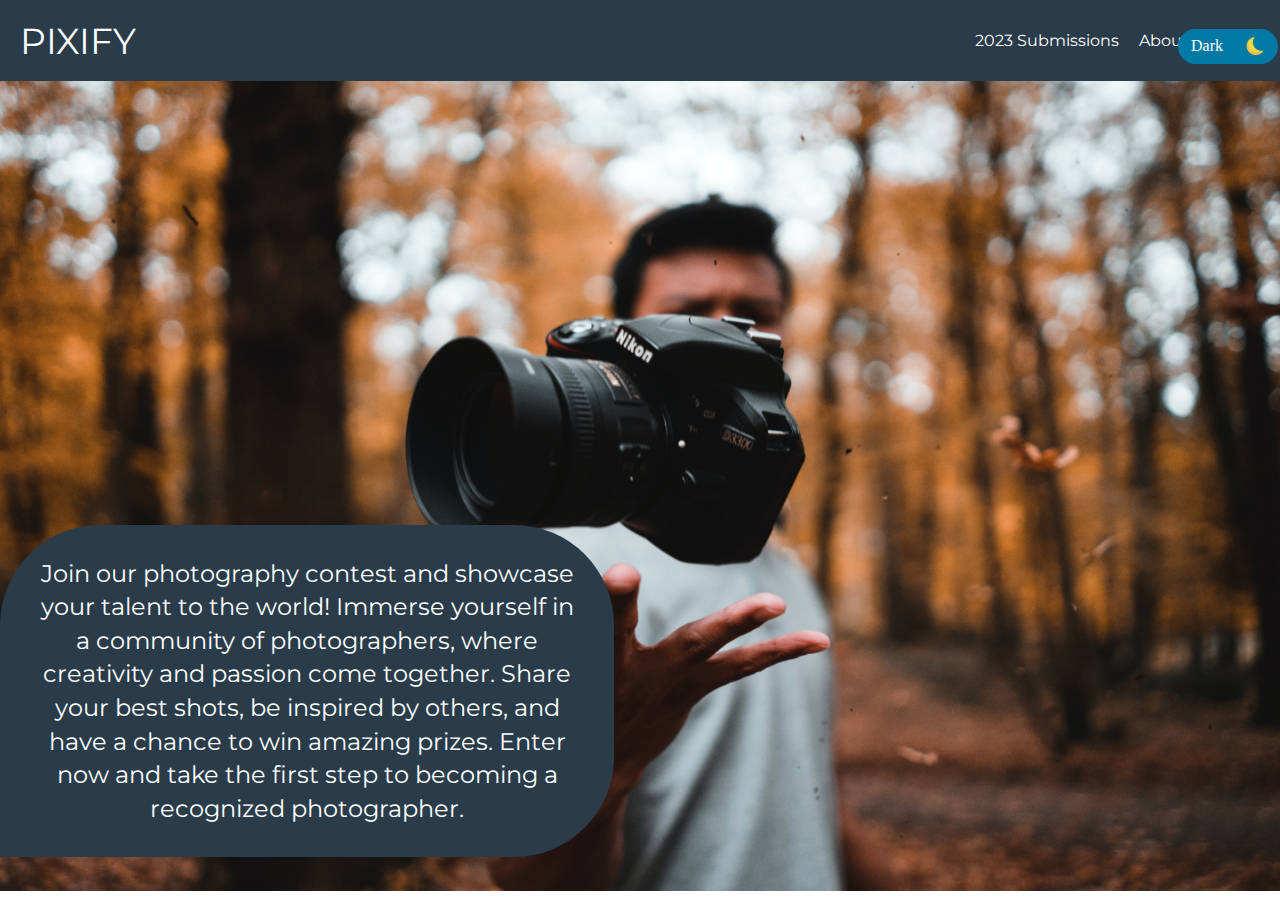
<file: index.html>
<!DOCTYPE html>
<html lang="en">
<head>
    <meta charset="UTF-8">
    <meta http-equiv="X-UA-Compatible" content="IE=edge">
    <meta name="viewport" content="width=device-width, initial-scale=1.0">
    <link rel="preconnect" href="https://fonts.googleapis.com">
    <link rel="preconnect" href="https://fonts.gstatic.com" crossorigin>
    <link href="https://fonts.googleapis.com/css2?family=Montserrat:wght@300&display=swap" rel="stylesheet">
    <link rel="stylesheet" href="./CSS/style.css">
    <script src="./Scripts/script.js" type="module"></script>
    <title>Pixify</title>
</head>
<body>
    <header>
        <div id="icon-container">
            <p id="menu-icon" >&#x2630;</p>
            <a href="index.html" id="logo-text">PIXIFY</a>
        </div>
        <div class="right-header-btns">
            <a href="submission-page.html">2023 Submissions</a>
            <a href="about-us.html">About</a>
        </div>
        <div class="toggle-btn" id="btn">
            <span id="btnText">Dark</span>
            <img src="/assets/moon.png" id="btnIcon" alt="Image of a moon for the dark theme">
        </div>
    </header>
    <main>
        <div class="home-page">
            <img src="assets/camera.png" alt="Image of a photographer holding a camera in his hand">
                <div class="paragraph-container">
                    <p>Join our photography contest and showcase your talent to the world! Immerse yourself in a community of photographers, where creativity and passion come together. Share your best shots, be inspired by others, and have a chance to win amazing prizes. Enter now and take the first step to becoming a recognized photographer.</p>
                </div>
        </div>
    </main>
</body>
</html>
</file>
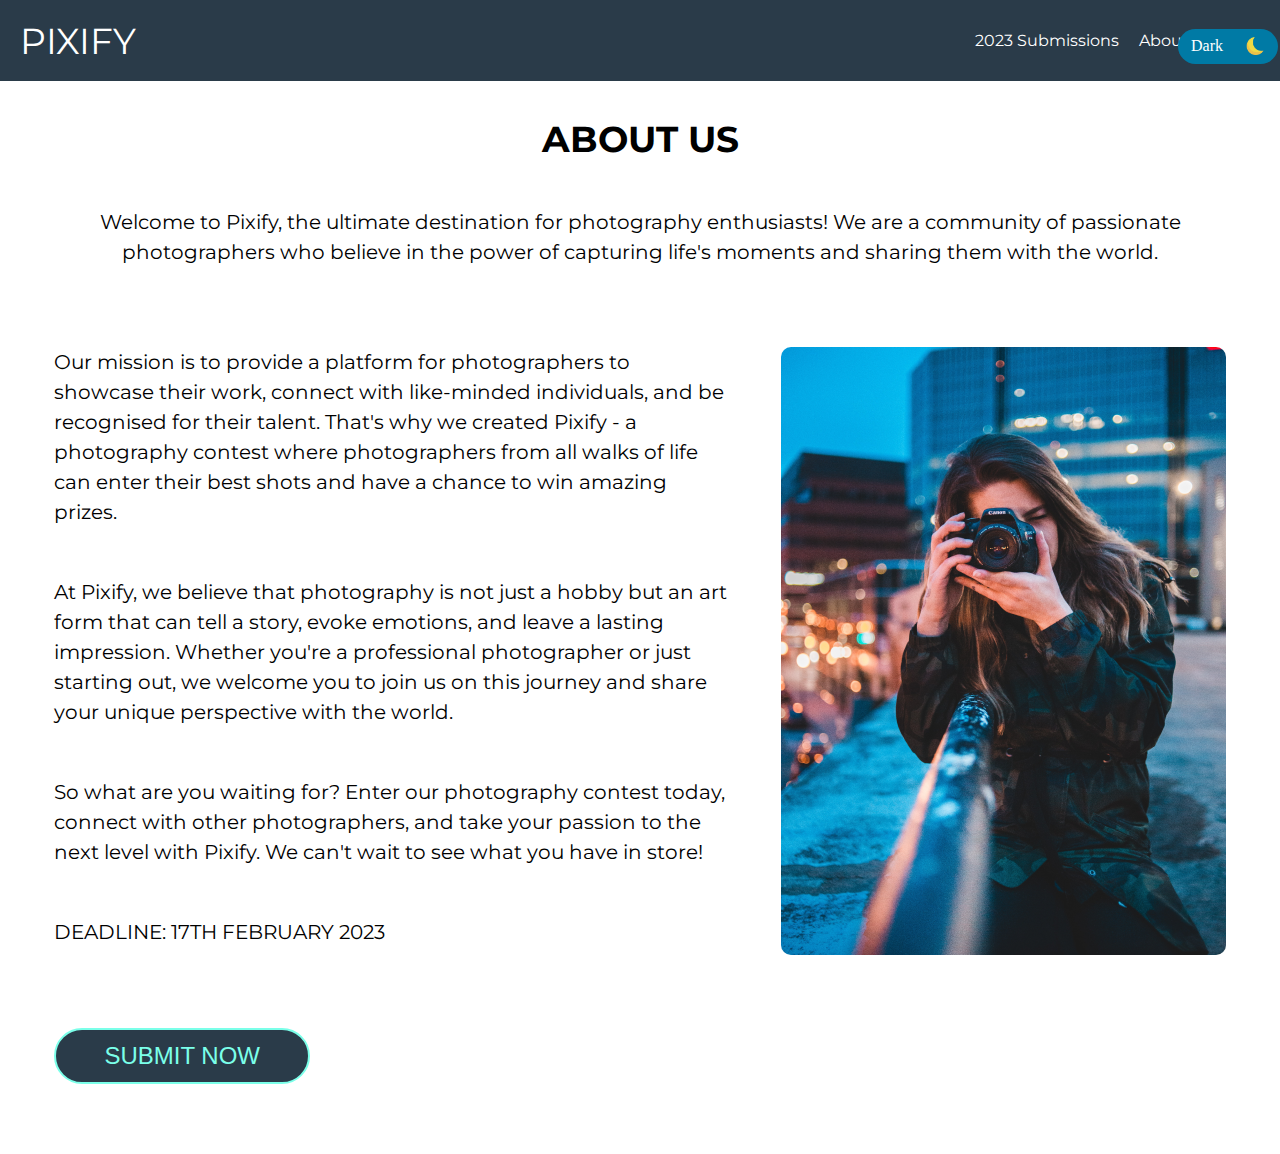
<file: about-us.html>
<!DOCTYPE html>
<html lang="en">
<head>
    <meta charset="UTF-8">
    <meta http-equiv="X-UA-Compatible" content="IE=edge">
    <meta name="viewport" content="width=device-width, initial-scale=1.0">
    <link rel="preconnect" href="https://fonts.googleapis.com">
    <link rel="preconnect" href="https://fonts.gstatic.com" crossorigin>
    <link href="https://fonts.googleapis.com/css2?family=Montserrat:wght@300&display=swap" rel="stylesheet">
    <link rel="stylesheet" href="./CSS/style.css">
    <script src="./Scripts/script.js" type="module"></script>
    <title>Pixify</title>
</head>
<body>
    <header>
        <div id="icon-container">
            <p id="menu-icon" >&#x2630;</p>
            <a href="index.html" id="logo-text">PIXIFY</a>
        </div>
        <div class="right-header-btns">
            <a href="submission-page.html">2023 Submissions</a>
            <a href="about-us.html">About</a>
        </div>
        <div class="toggle-btn" id="btn">
            <span id="btnText">Dark</span>
            <img src="/assets/moon.png" id="btnIcon" alt="Image of a moon for the dark theme">
        </div>
    </header>
    <main>
        <div class="main-page">
            <h1>ABOUT US</h1>
            <p id="welcome-text">Welcome to Pixify, the ultimate destination for photography enthusiasts! We are a community of passionate photographers who believe in the power of capturing life's moments and sharing them with the world.</p>
            <div class="text-image-container">
                <div class="left-side-text">
                    <p>Our mission is to provide a platform for photographers to showcase their work, connect with like-minded individuals, and be recognised for their talent. That's why we created Pixify - a photography contest where photographers from all walks of life can enter their best shots and have a chance to win amazing prizes.</p>
                    <p>At Pixify, we believe that photography is not just a hobby but an art form that can tell a story, evoke emotions, and leave a lasting impression. Whether you're a professional photographer or just starting out, we welcome you to join us on this journey and share your unique perspective with the world.</p>
                    <p>So what are you waiting for? Enter our photography contest today, connect with other photographers, and take your passion to the next level with Pixify. We can't wait to see what you have in store!</p>
                    <p id="deadline-text">DEADLINE: 17TH FEBRUARY 2023</p>
                    <button id="submit-button2">SUBMIT NOW</button>
                </div>
                <div>
                    <img src="/assets/photographer.png" alt="Image of a photographer taking a picture">
                </div>
            </div>
        </div> 
    </main>
</body>
</html>
</file>
<file: CSS/style.css>
/* DEFAULT STYLING */
* {
    margin: 0;
    padding: 0;
    box-sizing: border-box;
}

h1, h2, h3, p, a {
    font-family: 'Montserrat', sans-serif;
}

a {
    color: #FFFFFF;
    text-decoration: none;
}

body{
    transition: background 1s ease-in-out, color 1s ease-in-out;
    overflow-x: hidden;
    min-height: 100vh;
}

/* HAMBURGER MENU */

#menu-icon{
    display: none;
}

/* DARK/LIGHT MODE SWITCH */

.toggle-btn{
    display: flex;
    align-items: center;
    justify-content: space-evenly;
    background-color: #007aa5;
    color: white;
    width: 100px;
    height: 35px;
    border-radius: 20px;
    cursor: pointer;
    position: absolute;
    top: 3.2%;
    left: 92%;
}

.toggle-btn img{
    width: 18px;
    margin-left: 0.6em;
}

.dark-theme{
    background-color: #2A3B49;
    color: #fff;
}

/* THE HEADER */

header {
    display: flex;
    justify-content: space-between;
    align-items: center;
    padding: 0 1.25em;
    background-color: #2A3B49;
    height: 81px;
}

#logo-text {
    color: #fff;
    font-size: 2.25rem;
    
}

.right-header-btns {
    display: flex;
    align-items: center;
    width: 25%;
    gap: 25px;
}

/* Home Page */

.home-page {
    position: relative;
}

.home-page img {
    width: 100%;
    max-height: 90vh;
    overflow: hidden;
}

.paragraph-container {
    position: absolute;
    background: #2A3B49;
    border-radius: 100px 100px 100px 0;
    padding: 2em;
    width: 48%;
    top: 58%;
}

.paragraph-container p {
    font-size: 1.5rem;
    line-height: 1.4em;
    text-align: center;
    color: white;
}

/* SUBMISSIONS PAGE - IMAGES */


/* MAIN CONTENT */

.current-image{
    display: flex;
    flex-direction: column;
    align-items: center;
}

.current-image-name {
    margin: .5em 0;
    text-align: center;
    font-size: 2.25rem;
    font-weight: lighter;
}

.current-image-info h1{
    font-size: 2.25rem;
    line-height: 2.75em;
   
}

.current-image-info{
    padding: 0 0 1em 0;
    text-align: center;
}

.current-image img {
    border-radius: 4px;
    width: 1120px;
    height: 582px;
    box-shadow: 0 2px 5px -3px rgba(0,0,0,0.5);
}

#images-number{
    font-size: 1.4rem;
    margin-top: 1em;
}

/* PREVIOUS/NEXT BUTTONS */

.sliderImages {
    text-align: center;
    margin: 0 1.9em 5.6em 0;
}

#prv-btn, #next-btn {
    cursor: pointer;
    font-size: 1rem;
    line-height: 1.5em;
    background-color: #2A3B49;
    color: #7BFFE9;
    padding: 0.3em 1.25em;
    border-radius: 12px;
    border: 1px solid grey;
    margin: 0 1.25em;
}


.main-container {
    display: flex;
    justify-content: space-between;
    margin: 3em 0;
}

.submissions {
    width: 70%;
}

.submissions h1 {
    text-align: center;
    margin-bottom: 1em;
    font-weight: bold;
}

#cards-container{
    display: grid;
    grid-template-columns: repeat(2, 1fr);
    gap: 40px;
    padding: 0 1.25em;
}

.cards-image {
    border-radius: 8px;
    width: 500px;
    height: 300px;
}

.cards-info{
    display: flex;
    justify-content: space-between;
    padding: 0.3em;
    color:white;
    background-color: rgb(53, 50, 50);
}

#see-more-btn {
    background-color: transparent;
    border: none;
    cursor: pointer;
    float: right;
    font-size: 1rem;
    color: black;
}

body.dark-theme #see-more-btn {
    color: white;
  }

/* SUBMISSIONS PAGE - FORM  */

form{
    display: flex;
    flex-direction: column;
    align-items: center;
    background: #2A3B49;
    border-radius: 8px;
    padding: 1em;
    width: 28%;
    height: 80%;
    margin: 4.4em 2em 0 2em;
    color: white;
}

form input{
    border-radius: 8px;
    border: 1px solid gray;
    padding: 0.5em 1em;
    width: 100%;
}

.input-container {
    margin-top: 1.25em;
    width: 100%;
    text-align: center;
    
}

#submit-btn3{
    background-color: #7BFFE9;
    color: black;
    font-size: 1.25rem;
    padding: 0.6em 3.1em;
    border-radius: 20px;
    margin-top: 2.5em;
    cursor: pointer;
}

#submit-btn3:hover{
    background-color: #5ec8b6;
}

/* ABOUT US PAGE*/

.main-page h1 {
    text-align: center;
    font-size: 2.25rem;
    padding: 1em 0;
}

#welcome-text {
    text-align: center;
    padding: 10px 50px;
    font-size: 1.25rem;
    line-height: 1.5em;
}


.left-side-text p {
    font-size: 1.25rem;
    line-height: 1.5em;
    padding-bottom: 2.5em;
}

#submit-button2 {
    padding: .5em 2em;
    font-size: 1.5rem;
    text-align: center;
    background: #2A3B49;
    border: 2px solid #7BFFE9;
    color: #7BFFE9;
    border-radius: 50px;
    margin-top: 1.9rem;
    cursor: pointer;
}

.text-image-container {
    display: flex;
    margin: 4.4em 3.4em;
    gap: 50px;
}

.text-image-container img {
  border-radius: 10px;
}

/* SEE MORE IMAGES PAGE */

/* TABLET-LAYOUT */

@media (max-width: 768px){

    header {
        display: flex;
        flex-direction: column;
        justify-content: space-between;
        padding: 1em 1.25em;
        background-color: #2A3B49;
    }

    #logo-text {
        width: 90%;
        text-align: center;
    }

    #icon-container{
        display: flex;
    
    }

    #menu-icon {
        display: flex;
        flex-direction: row-reverse;
        font-size: 1.9rem;
        color: white;
        cursor: pointer;
        margin-bottom: 0.6em;
    } 

    .current-image img{
        width: 90%;
        height: 90%;
     }

    .main-container {
        flex-direction: column-reverse;
        margin: 0;
    }

    .submissions{
        margin-top: 2.5em;
        width: 100%;
    }

    #cards-container{
        width: 100%;
    }

    .cards-image{
        width: 345px;
        height: 250px;
    }

    form{
        width: 80%;
        align-self: center;
        margin: 2.4em 2em 0 2em;
    }

    .input-container input{
        width: 100%;
    }


    .text-image-container {
        display: flex;
        flex-direction: column-reverse;
        
    }

    .text-image-container img{
        width: 650px;
        height: 600px;
    }

    .right-header-btns{
        display: none;
    }

    #deadline-text{
        text-align: center;
    }

    #submit-button2 {
        width: 40%;
        margin: 0 8em;
        height: 60px;
    }

    .mobile-menu{
        display: flex;
        flex-direction: column;
        align-items: center;
        padding: 1.9em 1.25em;
        gap: 35px;
        width: 97%;
    }

    .paragraph-container {
        position: absolute;
        background: #2A3B49;
        border-radius: 100px 100px 100px 0px;
        padding: 1em 2em;
        width: 60%;
        top: 61%;
    }

    .paragraph-container p {
        font-size: 1.1rem;
        line-height: 1.25em;
        text-align: center;
        color: white;
        
    }

    .home-page{
        margin: 0;
    }

    .home-page img{
        width: 100%;
        height: 100vh;

    }

    .mobile-menu button {
        width: 50%;
        margin: 5px 0;
    }

    #toggle {
        width: 23%;
        height: 27%;
    }

    .toggle-btn{
        top: 3.5%;
        left: 85%;
    }
}

/* MOBILE LAYOUT */

@media (max-width: 426px){

    .toggle-btn{
        top: 20px;
        left: 286px;
        height: 35px;
        width: 85px;
    }

    .toggle-btn img{
        width: 18%;
    }

    #logo-text{
        line-height: 1.2em;
    }

    #cards-container{
        grid-template-columns: 1fr;
    }

    .cards-image, .cards-info{
        width: 350px;
    }

    #see-more-btn {
        float: left;
    }

    .paragraph-container{
        top: 350px;
        width: 80%;
        padding: 1em 2em;
    }

    .paragraph-container p{
        font-size: .8em;
    }

    .main-page img{
        width: 100%;
    }

    .text-image-container{
        margin: 3em 1.5em;
    }

    #submit-button2{
        font-size: 1em;
        margin: 0;
        width: 100%;
    }

    .submissions {
        width: fit-content;
    }

    #cards-container {
        padding: 0;
        margin: 0 1em;
    }
}

/* LAYOUT FOR SCREENS BIGGER THAN 1024PX */

@media (min-width: 1024px){

    .paragraph-container{
        top: 54.5%;
    }

    .right-header-btns{
        width: 23%;
        gap: 20px;
    }

    #submit-button2{
        font-size: 1.5rem;
    }

    .cards-info{
        width: 500px;
    }

    #see-more-btn{
        width: 80px;
    }

}
</file>
